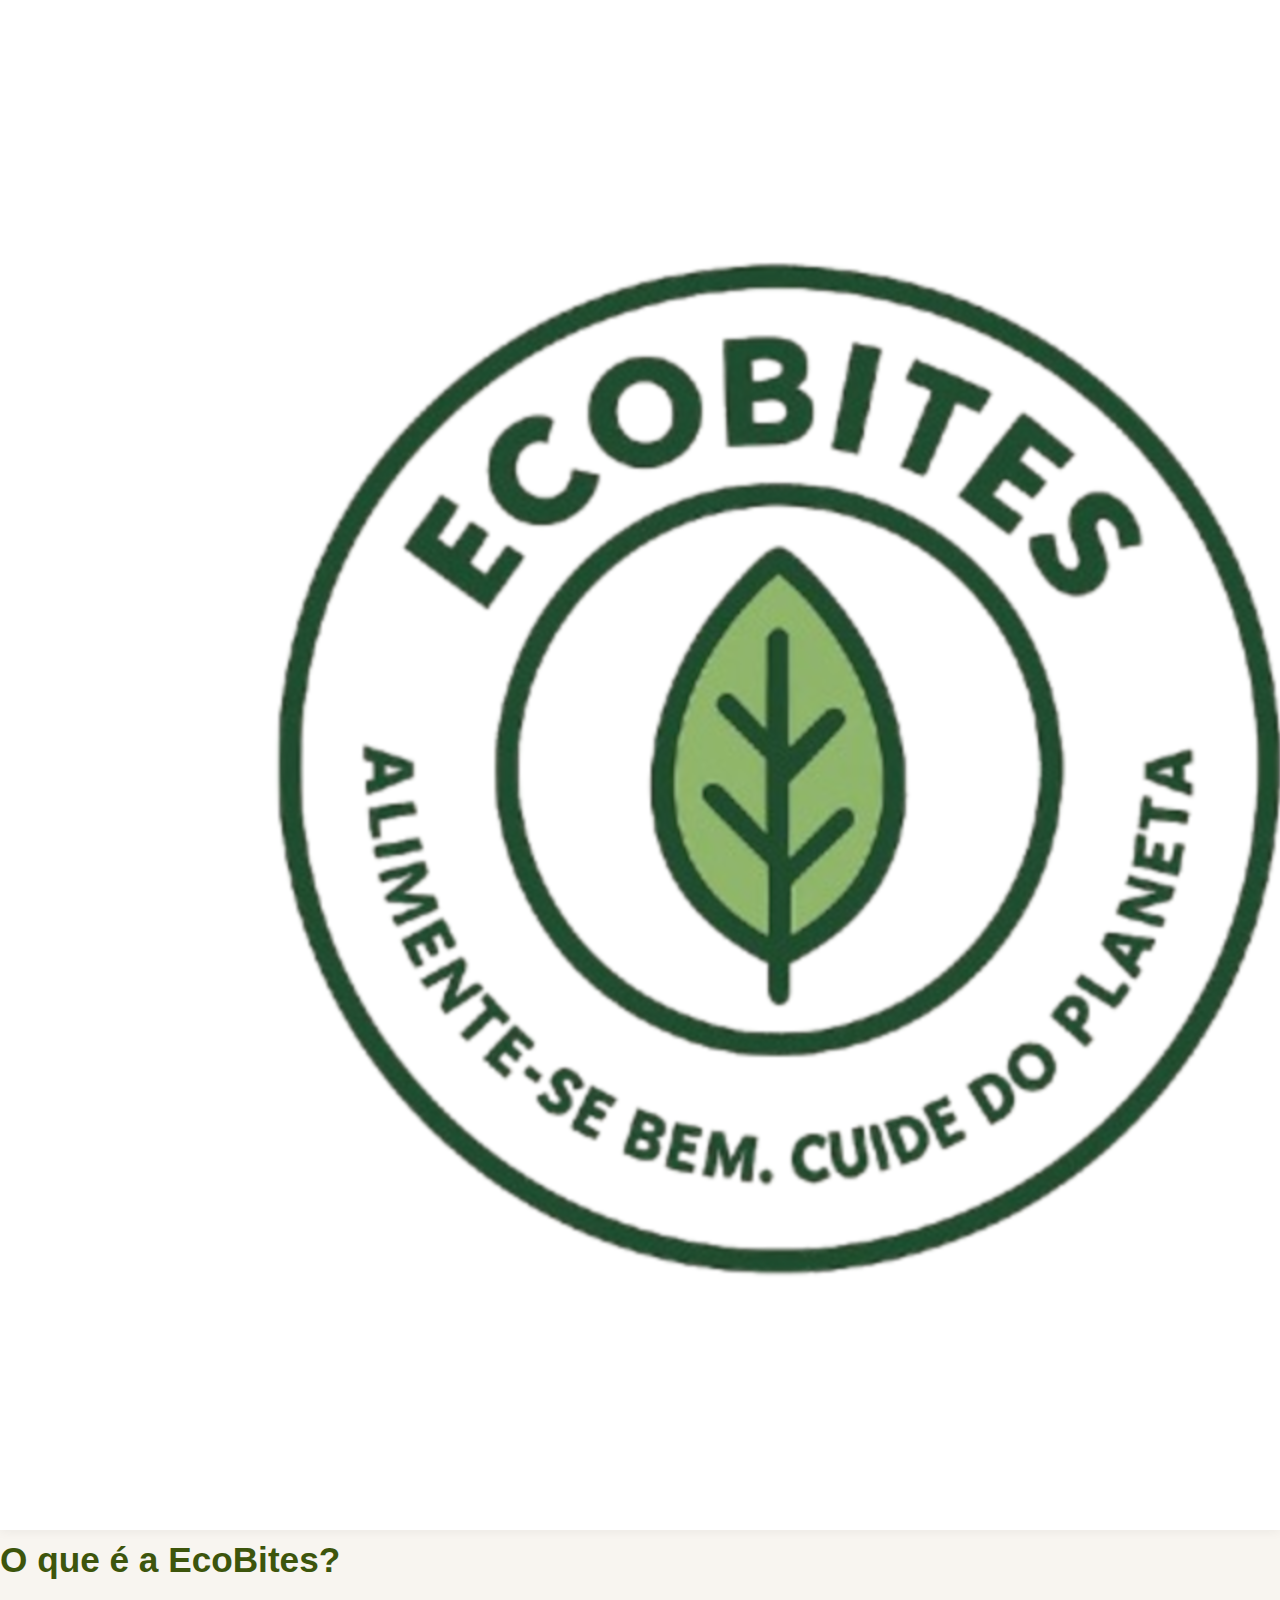
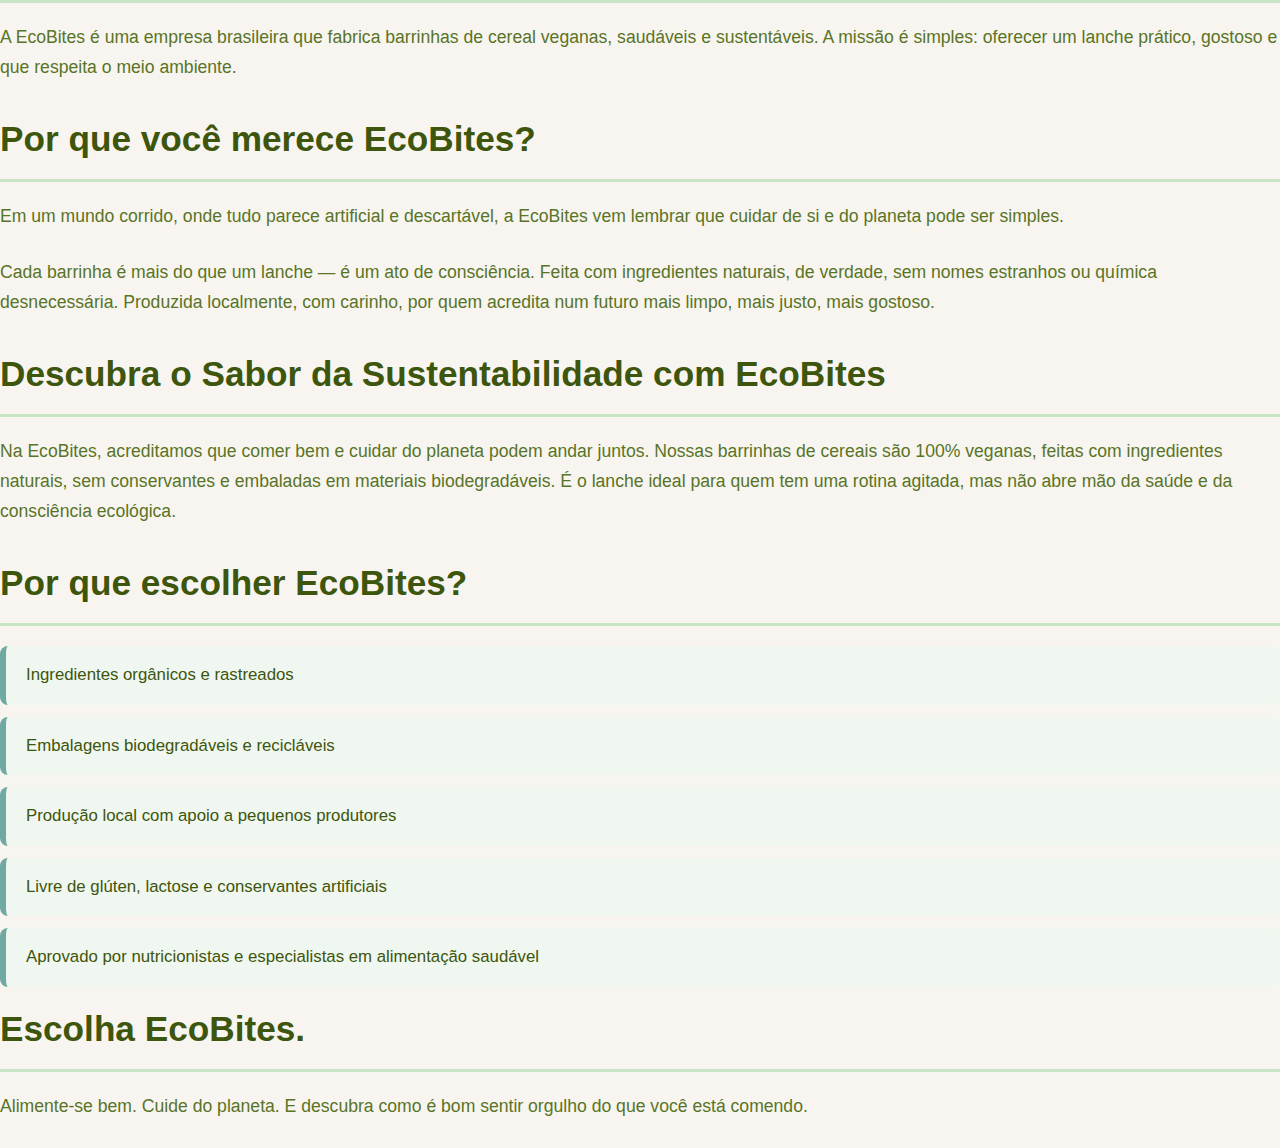
<file: index.html>
<!DOCTYPE html>
<html lang="pt-br">
<head>
    <meta charset="UTF-8">
    <meta name="viewport" content="width=device-width, initial-scale=1.0">
    <title>Ecobites</title>
</head>
<body>
    <header>
<!--rgb(255, 249, 230)
hsl(46,100%,95%)
#fff9e6-->
<img src="imagens/img_logo.png">

<a href="/loja.html">loja</a>
<a href="/sobre_nos.html">Sobre</a>
<a href="/materiais.html">Materiais</a>
<a href="/login.html">Login</a>

<link rel="stylesheet" href="style.css">
    </header>

    <h2>O que é a EcoBites?</h2>
<p>A EcoBites é uma empresa brasileira que fabrica barrinhas de cereal veganas, saudáveis e sustentáveis. A missão é simples: oferecer um lanche prático, gostoso e que respeita o meio ambiente.</p>

<h2>Por que você merece EcoBites?</h2>

<p>Em um mundo corrido, onde tudo parece artificial e descartável, a EcoBites vem lembrar que cuidar de si e do planeta pode ser simples.</p>

<p>Cada barrinha é mais do que um lanche — é um ato de consciência.
Feita com ingredientes naturais, de verdade, sem nomes estranhos ou química desnecessária. Produzida localmente, com carinho, por quem acredita num futuro mais limpo, mais justo, mais gostoso.</p>

    <h2>Descubra o Sabor da Sustentabilidade com EcoBites</h2>

<p>Na EcoBites, acreditamos que comer bem e cuidar do planeta podem andar juntos. Nossas barrinhas de cereais são 100% veganas, feitas com ingredientes naturais, sem conservantes e embaladas em materiais biodegradáveis. É o lanche ideal para quem tem uma rotina agitada, mas não abre mão da saúde e da consciência ecológica.</p>

    <h2>Por que escolher EcoBites?</h2>

    <ul>
        <li>Ingredientes orgânicos e rastreados</li>
        <li>Embalagens biodegradáveis e recicláveis</li>
        <li>Produção local com apoio a pequenos produtores</li>
        <li>Livre de glúten, lactose e conservantes artificiais</li>
        <li>Aprovado por nutricionistas e especialistas em alimentação saudável</li>
    </ul>

    <h2>Escolha EcoBites.</h2>

    <p>Alimente-se bem. Cuide do planeta.
E descubra como é bom sentir orgulho do que você está comendo.</p>

</body>
</html>
</file>
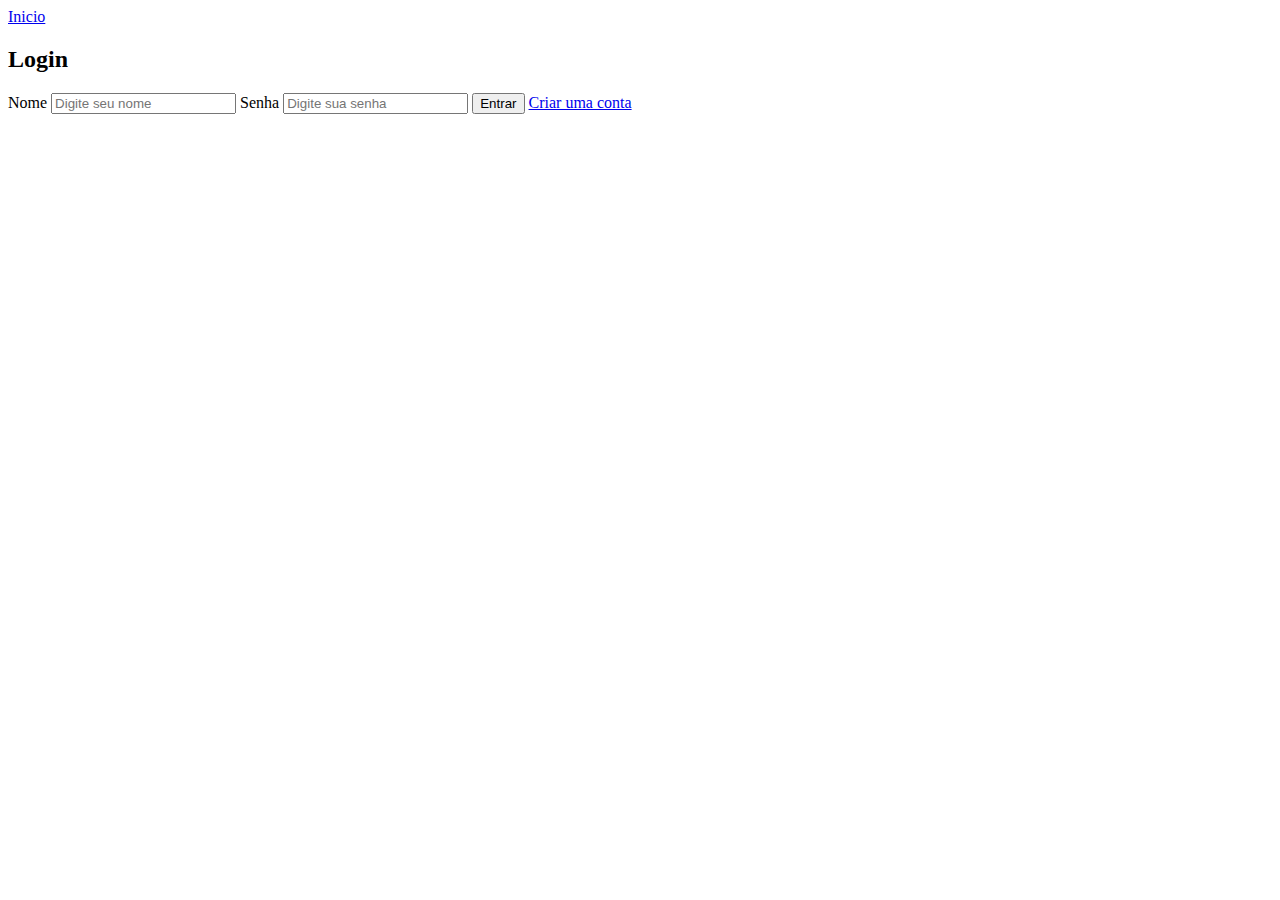
<file: login.html>
<!DOCTYPE html>
<html lang="pt-br">
<head>
    <meta charset="UTF-8">
    <meta name="viewport" content="width=device-width, initial-scale=1.0">
    <title>Ecobites</title>
</head>
<body>
    <header>
    <a href="/index.html">Inicio</a>
    </header>

    <form id="loginForm">
    <h2>Login</h2>
    <div id="login-error" class="error-message"></div>
    <label for="loginName">Nome</label>
    <input type="text" id="loginName" name="loginName" placeholder="Digite seu nome" required />
    <label for="loginPassword">Senha</label>
    <input type="password" id="loginPassword" name="loginPassword" placeholder="Digite sua senha" required />
    <button type="submit">Entrar</button>
    <a href="cadastro.html">Criar uma conta</a>
    </form>


</body>
</html>
</file>
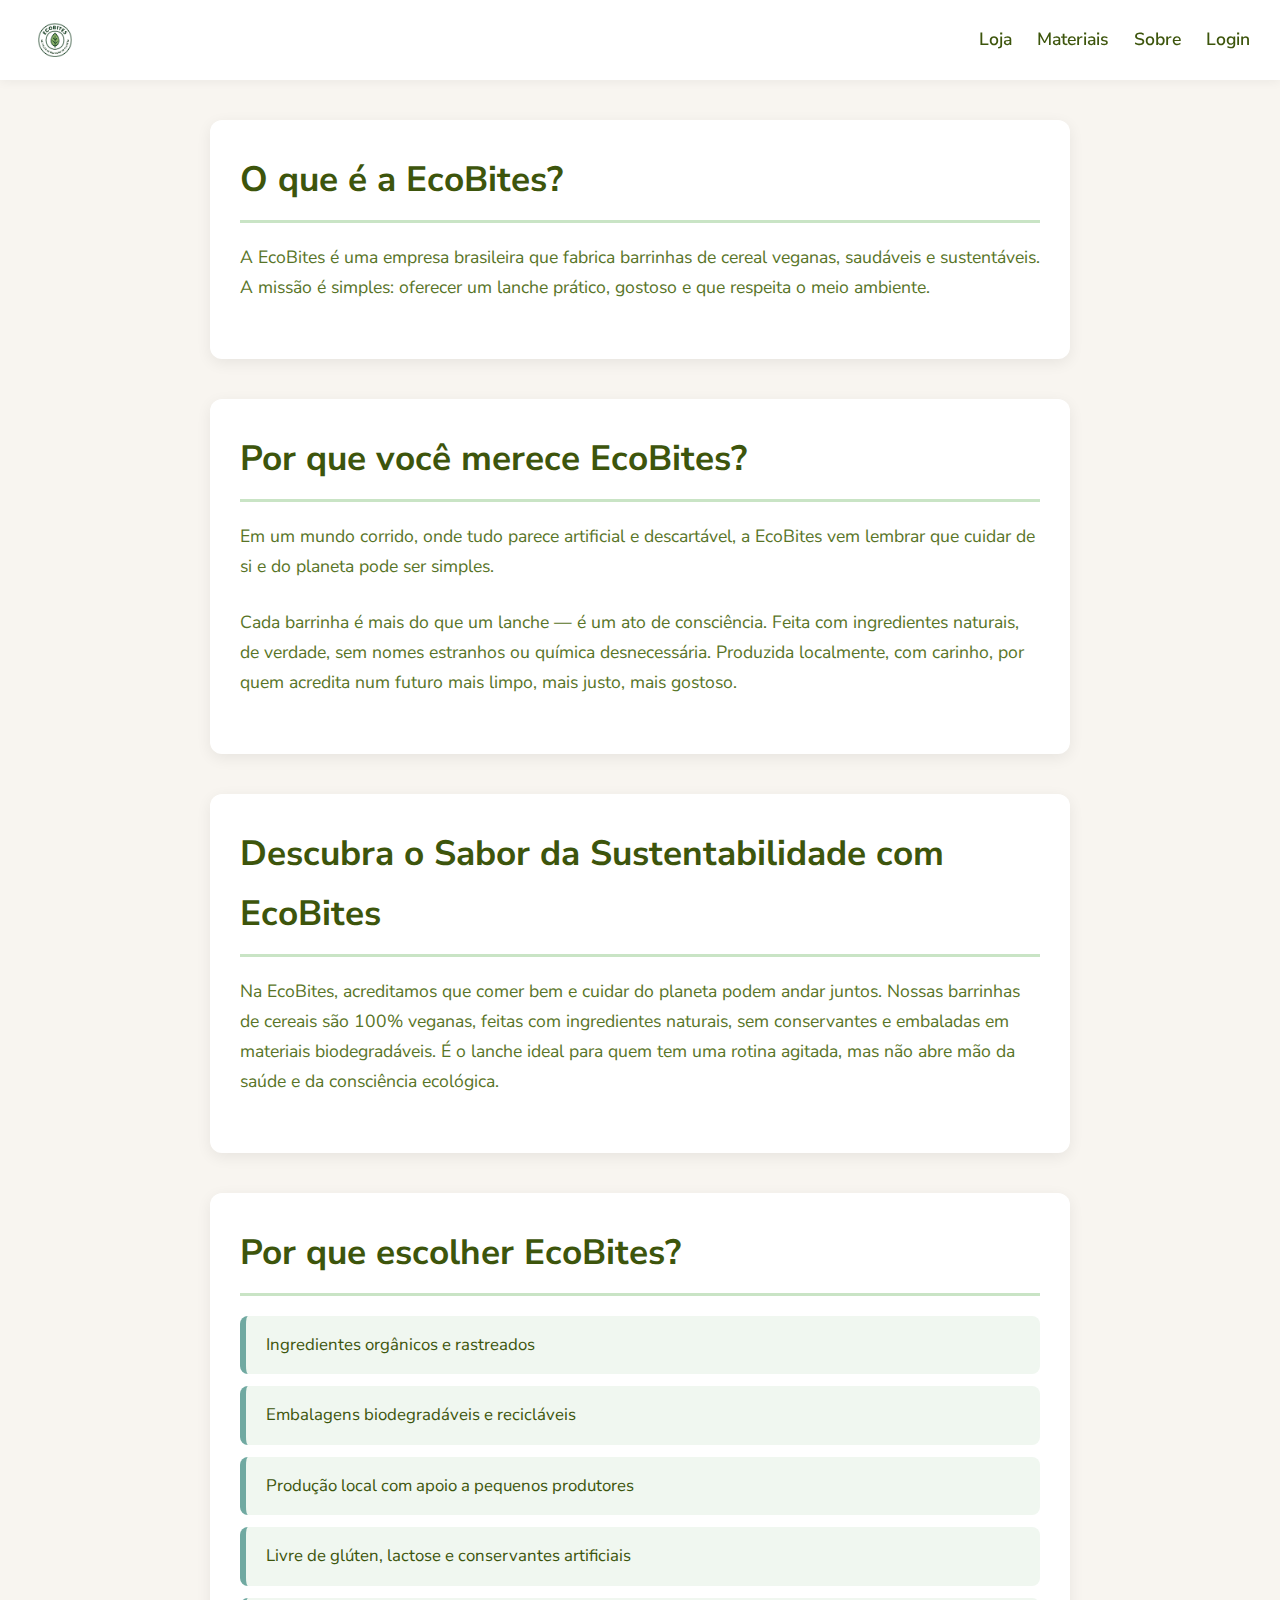
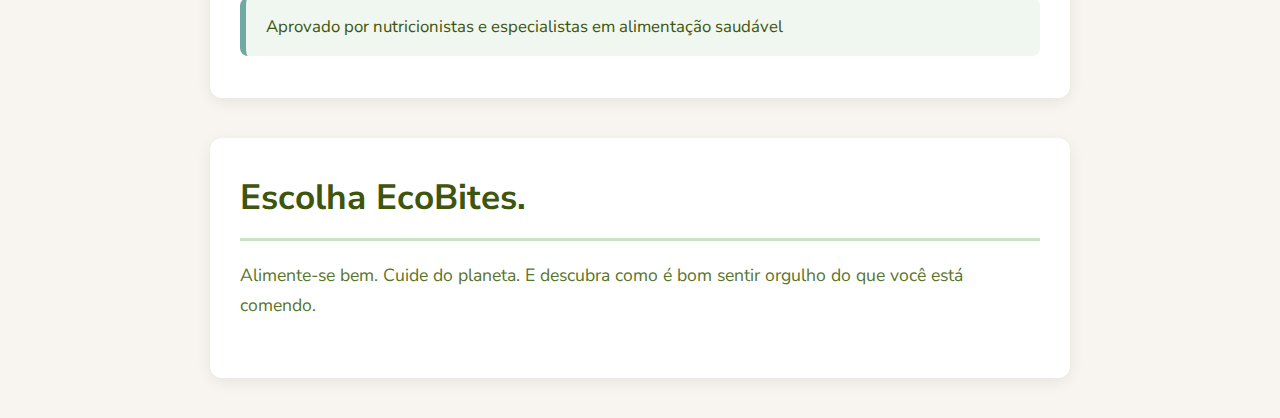
<file: main.html>
<!DOCTYPE html>
<html lang="pt-br">
<head>
    <meta charset="UTF-8">
    <meta name="viewport" content="width=device-width, initial-scale=1.0">
    <link rel="stylesheet" href="style.css">
    <!-- Adicionando a fonte Nunito Sans do Google Fonts, conforme usado no CSS -->
    <link href="https://fonts.googleapis.com/css2?family=Nunito+Sans:wght@400;600;700&display=swap" rel="stylesheet">
    <title>Ecobites</title>
</head>
<body>
  <header>
    <img class="logo" src="img_logo.png" alt="Logo EcoBites">
    <nav>
        <a href="/loja.html">Loja</a>
        <a href="/materiais.html">Materiais</a>
        <a href="/sobre_nos.html">Sobre</a>
        <a href="/login.html">Login</a>
    </nav>
  </header>

  <main class="container">
    <section id="o-que-e">
        <h2>O que é a EcoBites?</h2>
        <p>A EcoBites é uma empresa brasileira que fabrica barrinhas de cereal veganas, saudáveis e sustentáveis. A missão é simples: oferecer um lanche prático, gostoso e que respeita o meio ambiente.</p>
    </section>

    <section id="porque-merece">
        <h2>Por que você merece EcoBites?</h2>
        <p>Em um mundo corrido, onde tudo parece artificial e descartável, a EcoBites vem lembrar que cuidar de si e do planeta pode ser simples.</p>
        <p>Cada barrinha é mais do que um lanche — é um ato de consciência. Feita com ingredientes naturais, de verdade, sem nomes estranhos ou química desnecessária. Produzida localmente, com carinho, por quem acredita num futuro mais limpo, mais justo, mais gostoso.</p>
    </section>

    <section id="sabor-sustentabilidade">
        <h2>Descubra o Sabor da Sustentabilidade com EcoBites</h2>
        <p>Na EcoBites, acreditamos que comer bem e cuidar do planeta podem andar juntos. Nossas barrinhas de cereais são 100% veganas, feitas com ingredientes naturais, sem conservantes e embaladas em materiais biodegradáveis. É o lanche ideal para quem tem uma rotina agitada, mas não abre mão da saúde e da consciência ecológica.</p>
    </section>

    <section id="porque-escolher">
        <h2>Por que escolher EcoBites?</h2>
        <ul>
            <li>Ingredientes orgânicos e rastreados</li>
            <li>Embalagens biodegradáveis e recicláveis</li>
            <li>Produção local com apoio a pequenos produtores</li>
            <li>Livre de glúten, lactose e conservantes artificiais</li>
            <li>Aprovado por nutricionistas e especialistas em alimentação saudável</li>
        </ul>
    </section>

    <section id="escolha-ecobites">
        <h2>Escolha EcoBites.</h2>
        <p>Alimente-se bem. Cuide do planeta. E descubra como é bom sentir orgulho do que você está comendo.</p>
    </section>
  </main>

</body>
</html>
</file>
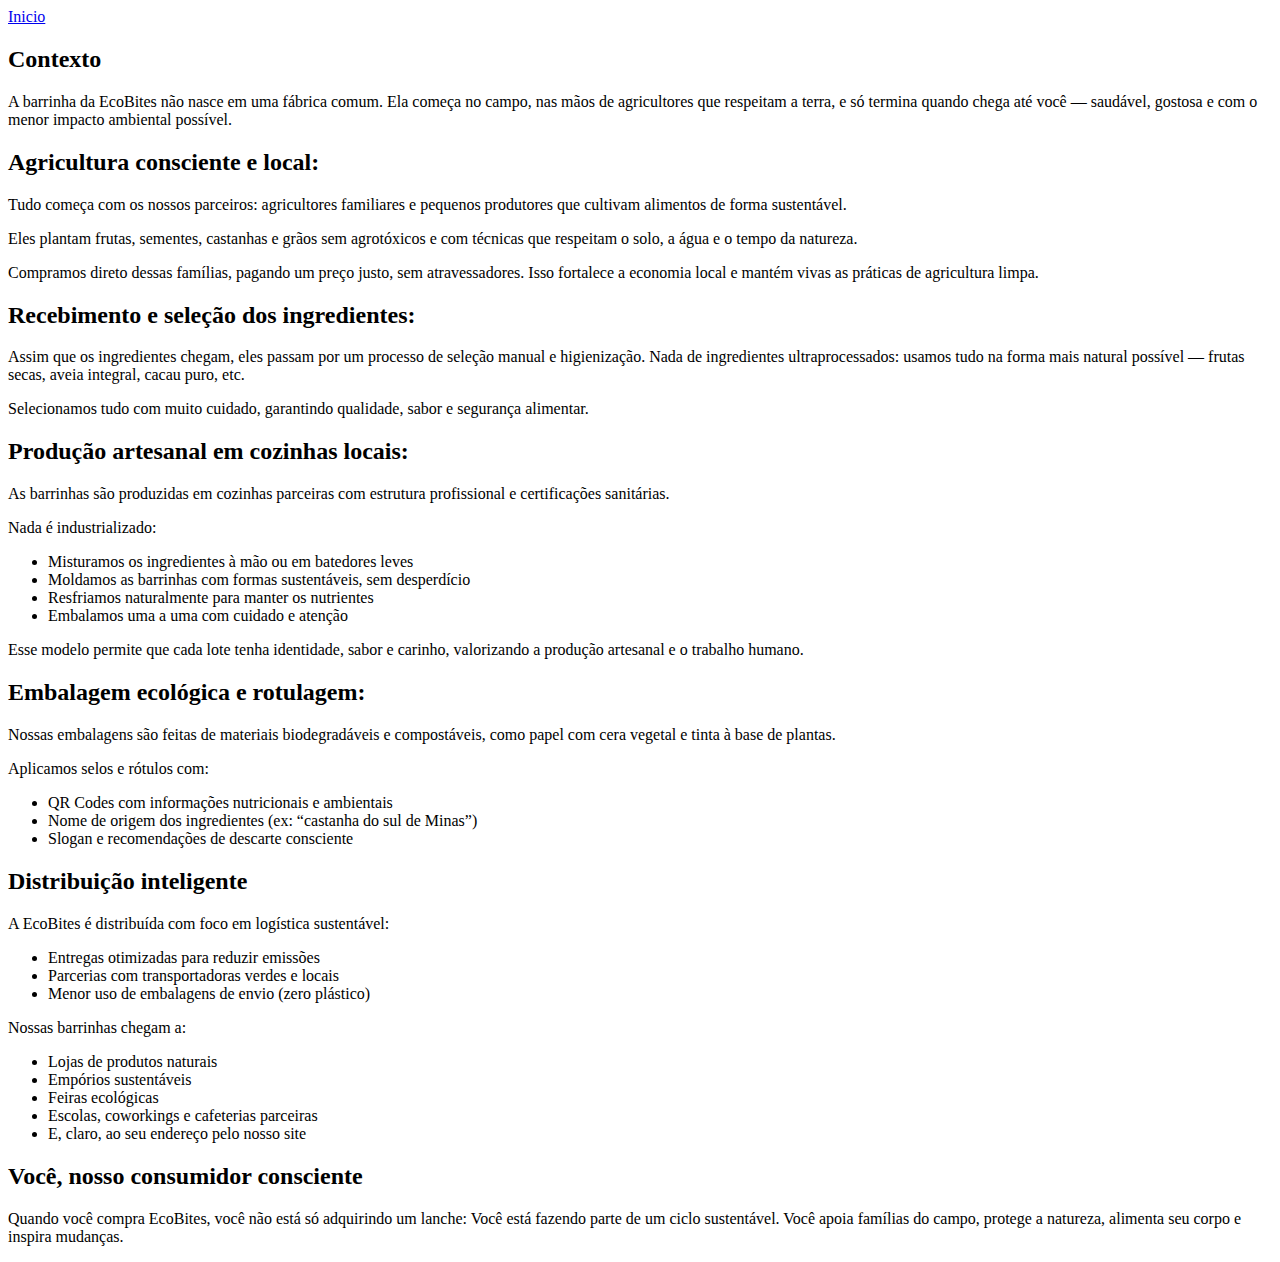
<file: Materiais.html>
<!DOCTYPE html>
<html lang="pt-br">
<head>
    <meta charset="UTF-8">
    <meta name="viewport" content="width=device-width, initial-scale=1.0">
    <title>Ecobites</title>
</head>
<body>
    <header>
    <a href="/main.html">Inicio</a>
    </header>

    <h2>Contexto</h2>

    <p>A barrinha da EcoBites não nasce em uma fábrica comum. Ela começa no campo, nas mãos de agricultores que respeitam a terra, e só termina quando chega até você — saudável, gostosa e com o menor impacto ambiental possível.</p>

    <h2>Agricultura consciente e local:</h2>

    <p>Tudo começa com os nossos parceiros: agricultores familiares e pequenos produtores que cultivam alimentos de forma sustentável.</p>

    <p>Eles plantam frutas, sementes, castanhas e grãos sem agrotóxicos e com técnicas que respeitam o solo, a água e o tempo da natureza.</p>

    <p>Compramos direto dessas famílias, pagando um preço justo, sem atravessadores. Isso fortalece a economia local e mantém vivas as práticas de agricultura limpa.</p>

    <h2>Recebimento e seleção dos ingredientes:</h2>

    <p>Assim que os ingredientes chegam, eles passam por um processo de seleção manual e higienização. Nada de ingredientes ultraprocessados: usamos tudo na forma mais natural possível — frutas secas, aveia integral, cacau puro, etc.</p>

    <p>Selecionamos tudo com muito cuidado, garantindo qualidade, sabor e segurança alimentar.</p>

    <h2>Produção artesanal em cozinhas locais:</h2>

    <p>As barrinhas são produzidas em cozinhas parceiras com estrutura profissional e certificações sanitárias.</p>

    <p>Nada é industrializado:</p>

    <ul>
        <li>Misturamos os ingredientes à mão ou em batedores leves</li>
        <li>Moldamos as barrinhas com formas sustentáveis, sem desperdício</li>
        <li>Resfriamos naturalmente para manter os nutrientes</li>
        <li>Embalamos uma a uma com cuidado e atenção</li>
    </ul>

    <p>Esse modelo permite que cada lote tenha identidade, sabor e carinho, valorizando a produção artesanal e o trabalho humano.</p>

    <h2>Embalagem ecológica e rotulagem:</h2>

    <p>Nossas embalagens são feitas de materiais biodegradáveis e compostáveis, como papel com cera vegetal e tinta à base de plantas.</p>

    <p>Aplicamos selos e rótulos com:</p>

    <ul>
        <li>QR Codes com informações nutricionais e ambientais</li>
        <li>Nome de origem dos ingredientes (ex: “castanha do sul de Minas”)</li>
        <li>Slogan e recomendações de descarte consciente</li>
    </ul>

    <h2>Distribuição inteligente</h2>

    <p>A EcoBites é distribuída com foco em logística sustentável:</p>

    <ul>
        <li>Entregas otimizadas para reduzir emissões</li>
        <li>Parcerias com transportadoras verdes e locais</li>
        <li>Menor uso de embalagens de envio (zero plástico)</li>
</ul>

    <p>Nossas barrinhas chegam a:</p>

    <ul>
        <li>Lojas de produtos naturais</li>
        <li>Empórios sustentáveis</li>
        <li>Feiras ecológicas</li>
        <li>Escolas, coworkings e cafeterias parceiras</li>
        <li>E, claro, ao seu endereço pelo nosso site</li>
    </ul>



    <h2>Você, nosso consumidor consciente</h2>

    <p>Quando você compra EcoBites, você não está só adquirindo um lanche:
Você está fazendo parte de um ciclo sustentável.
Você apoia famílias do campo, protege a natureza, alimenta seu corpo e inspira mudanças.</p>
</body>
</html>
</file>
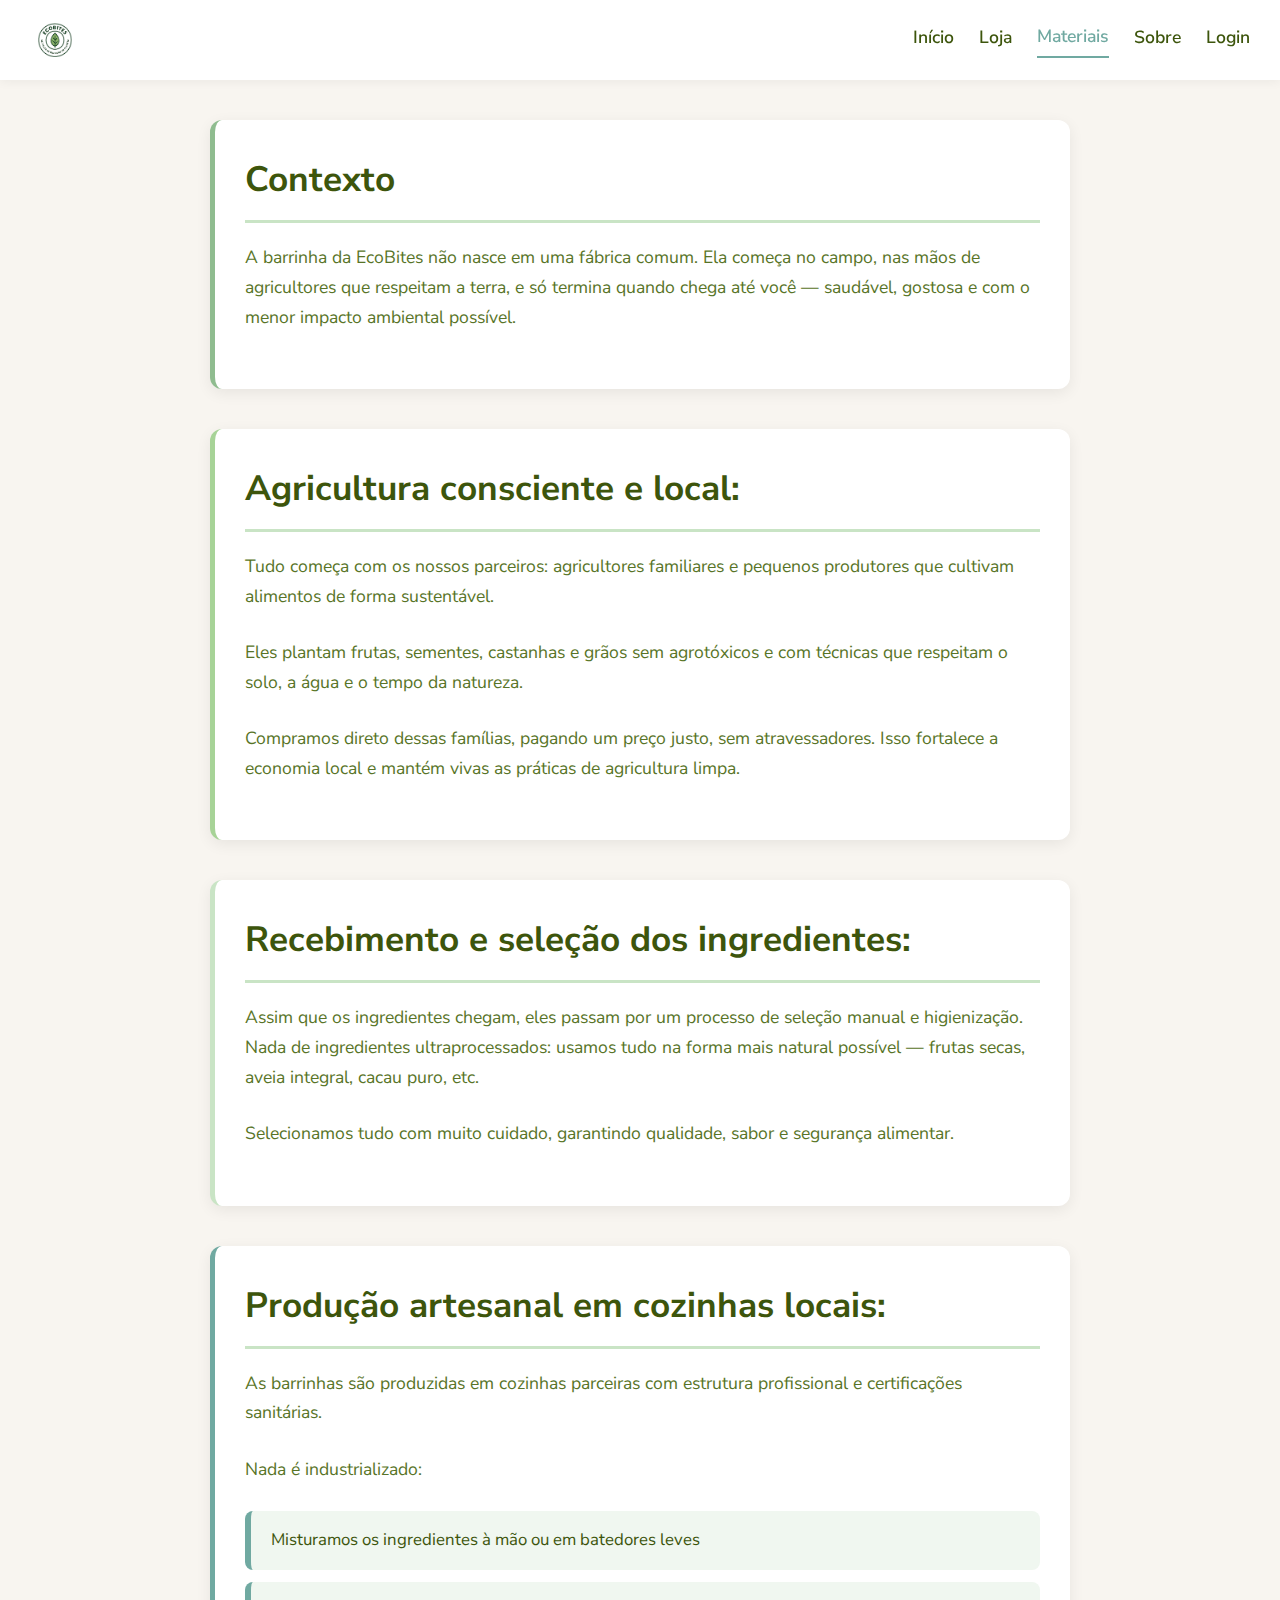
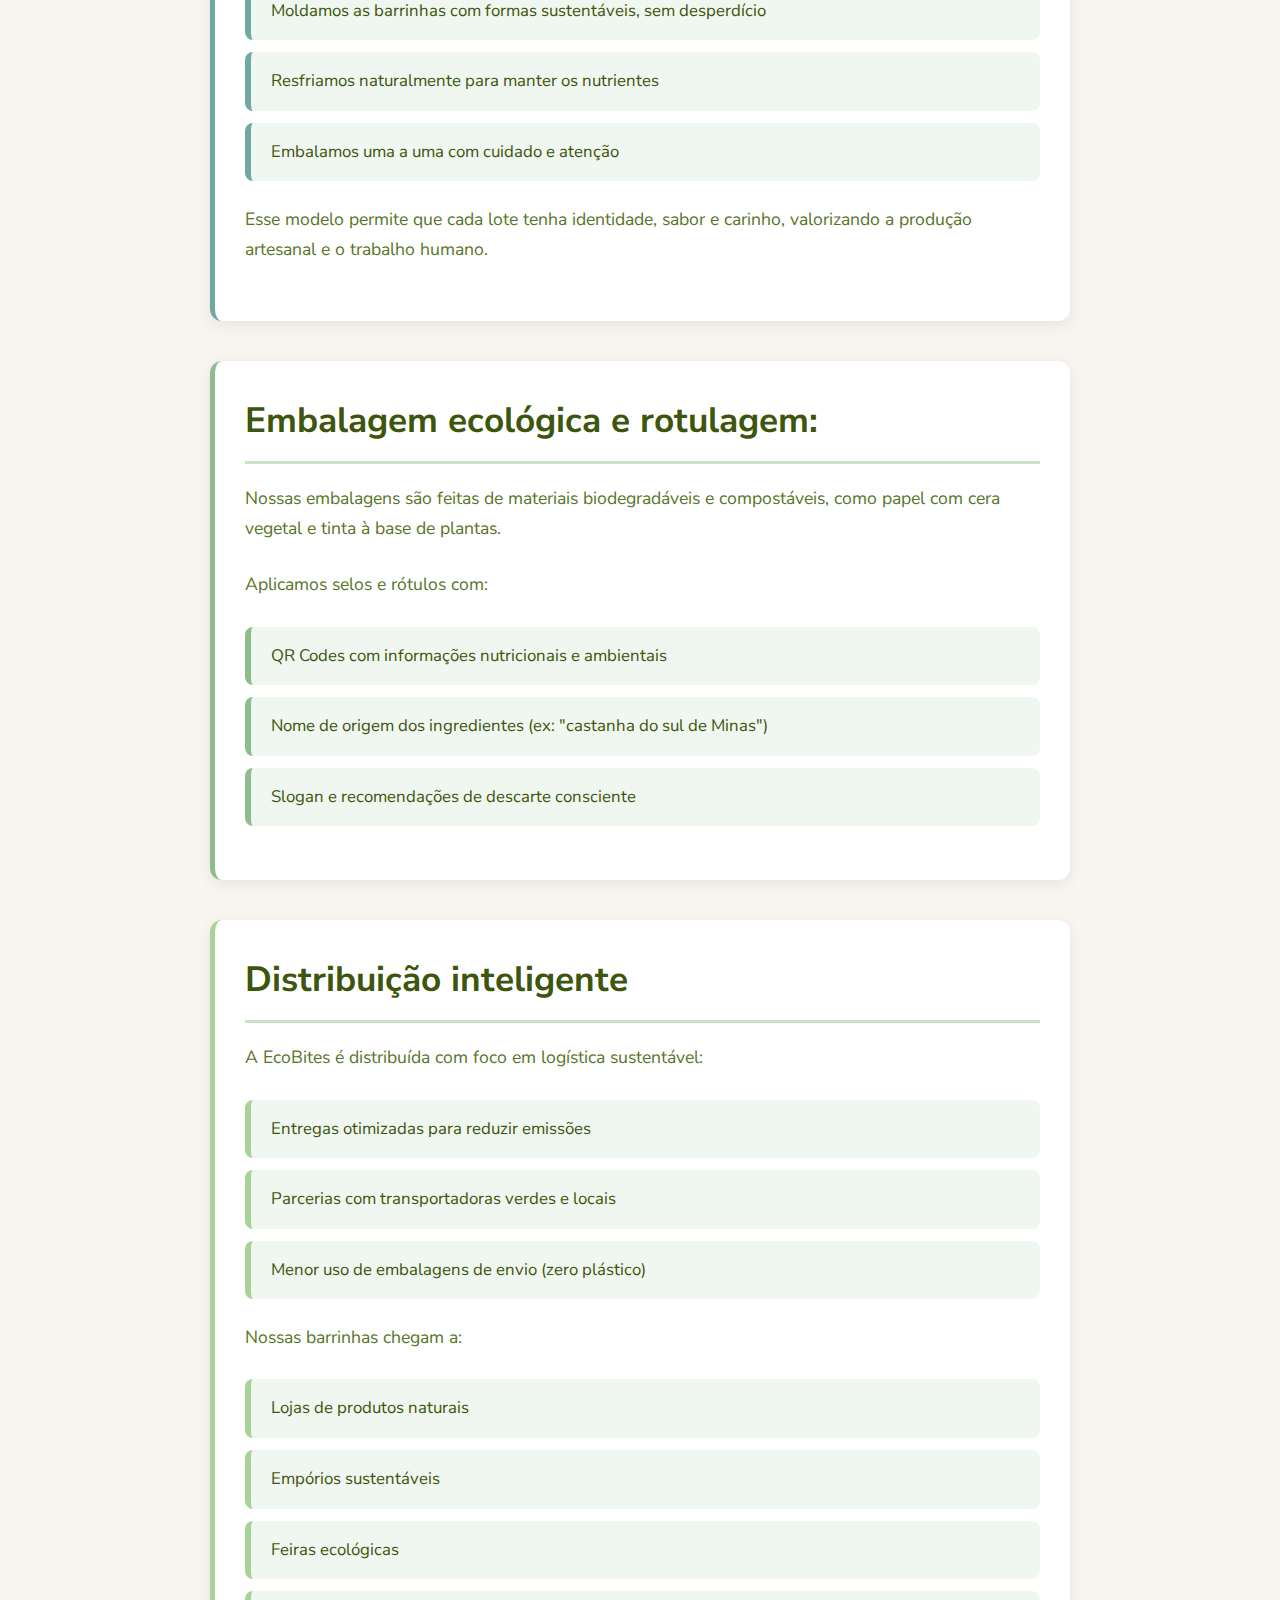
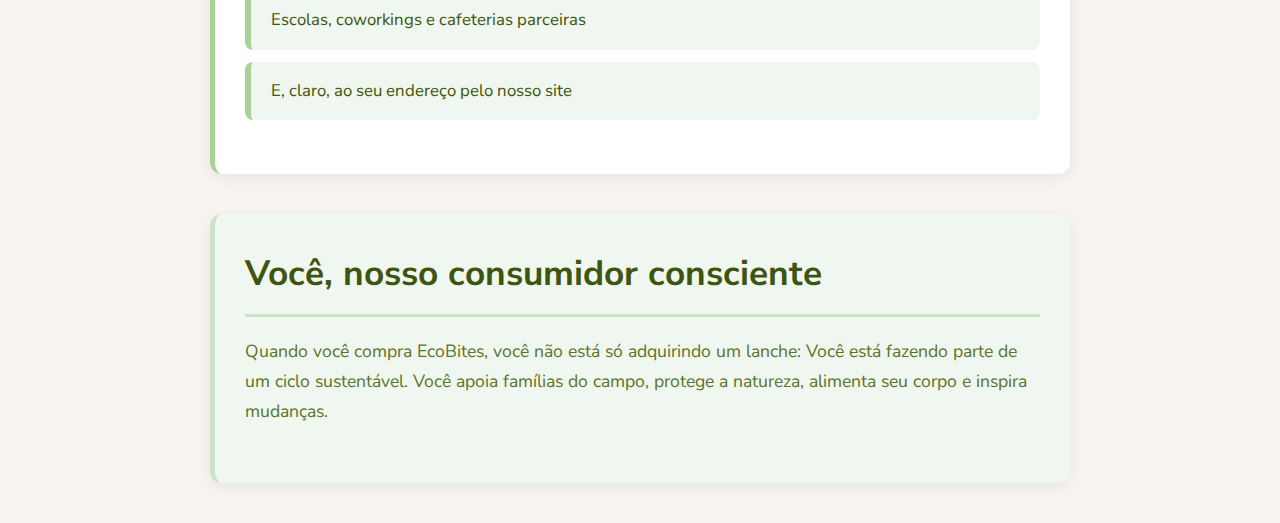
<file: materiais.html>
<!DOCTYPE html>
<html lang="pt-br">
<head>
    <meta charset="UTF-8">
    <meta name="viewport" content="width=device-width, initial-scale=1.0">
    <link rel="stylesheet" href="materiais.css">
    <!-- Adicionando a fonte Nunito Sans do Google Fonts, conforme usado no CSS -->
    <link href="https://fonts.googleapis.com/css2?family=Nunito+Sans:wght@400;600;700&display=swap" rel="stylesheet">
    <title>Materiais - Ecobites</title>
</head>
<body>
    <header>
        <img class="logo" src="img_logo.png" alt="Logo EcoBites">
        <nav>
            <a href="/index.html">Início</a>
            <a href="/loja.html">Loja</a>
            <a href="/materiais.html" class="active">Materiais</a>
            <a href="/sobre_nos.html">Sobre</a>
            <a href="/login.html">Login</a>
        </nav>
    </header>

    <main class="container">
        <section id="contexto">
            <h2>Contexto</h2>
            <p>A barrinha da EcoBites não nasce em uma fábrica comum. Ela começa no campo, nas mãos de agricultores que respeitam a terra, e só termina quando chega até você — saudável, gostosa e com o menor impacto ambiental possível.</p>
        </section>

        <section id="agricultura">
            <h2>Agricultura consciente e local:</h2>
            <p>Tudo começa com os nossos parceiros: agricultores familiares e pequenos produtores que cultivam alimentos de forma sustentável.</p>
            <p>Eles plantam frutas, sementes, castanhas e grãos sem agrotóxicos e com técnicas que respeitam o solo, a água e o tempo da natureza.</p>
            <p>Compramos direto dessas famílias, pagando um preço justo, sem atravessadores. Isso fortalece a economia local e mantém vivas as práticas de agricultura limpa.</p>
        </section>

        <section id="selecao">
            <h2>Recebimento e seleção dos ingredientes:</h2>
            <p>Assim que os ingredientes chegam, eles passam por um processo de seleção manual e higienização. Nada de ingredientes ultraprocessados: usamos tudo na forma mais natural possível — frutas secas, aveia integral, cacau puro, etc.</p>
            <p>Selecionamos tudo com muito cuidado, garantindo qualidade, sabor e segurança alimentar.</p>
        </section>

        <section id="producao">
            <h2>Produção artesanal em cozinhas locais:</h2>
            <p>As barrinhas são produzidas em cozinhas parceiras com estrutura profissional e certificações sanitárias.</p>
            <p>Nada é industrializado:</p>
            <ul>
                <li>Misturamos os ingredientes à mão ou em batedores leves</li>
                <li>Moldamos as barrinhas com formas sustentáveis, sem desperdício</li>
                <li>Resfriamos naturalmente para manter os nutrientes</li>
                <li>Embalamos uma a uma com cuidado e atenção</li>
            </ul>
            <p>Esse modelo permite que cada lote tenha identidade, sabor e carinho, valorizando a produção artesanal e o trabalho humano.</p>
        </section>

        <section id="embalagem">
            <h2>Embalagem ecológica e rotulagem:</h2>
            <p>Nossas embalagens são feitas de materiais biodegradáveis e compostáveis, como papel com cera vegetal e tinta à base de plantas.</p>
            <p>Aplicamos selos e rótulos com:</p>
            <ul>
                <li>QR Codes com informações nutricionais e ambientais</li>
                <li>Nome de origem dos ingredientes (ex: "castanha do sul de Minas")</li>
                <li>Slogan e recomendações de descarte consciente</li>
            </ul>
        </section>

        <section id="distribuicao">
            <h2>Distribuição inteligente</h2>
            <p>A EcoBites é distribuída com foco em logística sustentável:</p>
            <ul>
                <li>Entregas otimizadas para reduzir emissões</li>
                <li>Parcerias com transportadoras verdes e locais</li>
                <li>Menor uso de embalagens de envio (zero plástico)</li>
            </ul>
            <p>Nossas barrinhas chegam a:</p>
            <ul>
                <li>Lojas de produtos naturais</li>
                <li>Empórios sustentáveis</li>
                <li>Feiras ecológicas</li>
                <li>Escolas, coworkings e cafeterias parceiras</li>
                <li>E, claro, ao seu endereço pelo nosso site</li>
            </ul>
        </section>

        <section id="consumidor">
            <h2>Você, nosso consumidor consciente</h2>
            <p>Quando você compra EcoBites, você não está só adquirindo um lanche:
            Você está fazendo parte de um ciclo sustentável.
            Você apoia famílias do campo, protege a natureza, alimenta seu corpo e inspira mudanças.</p>
        </section>
    </main>
</body>
</html>
</file>
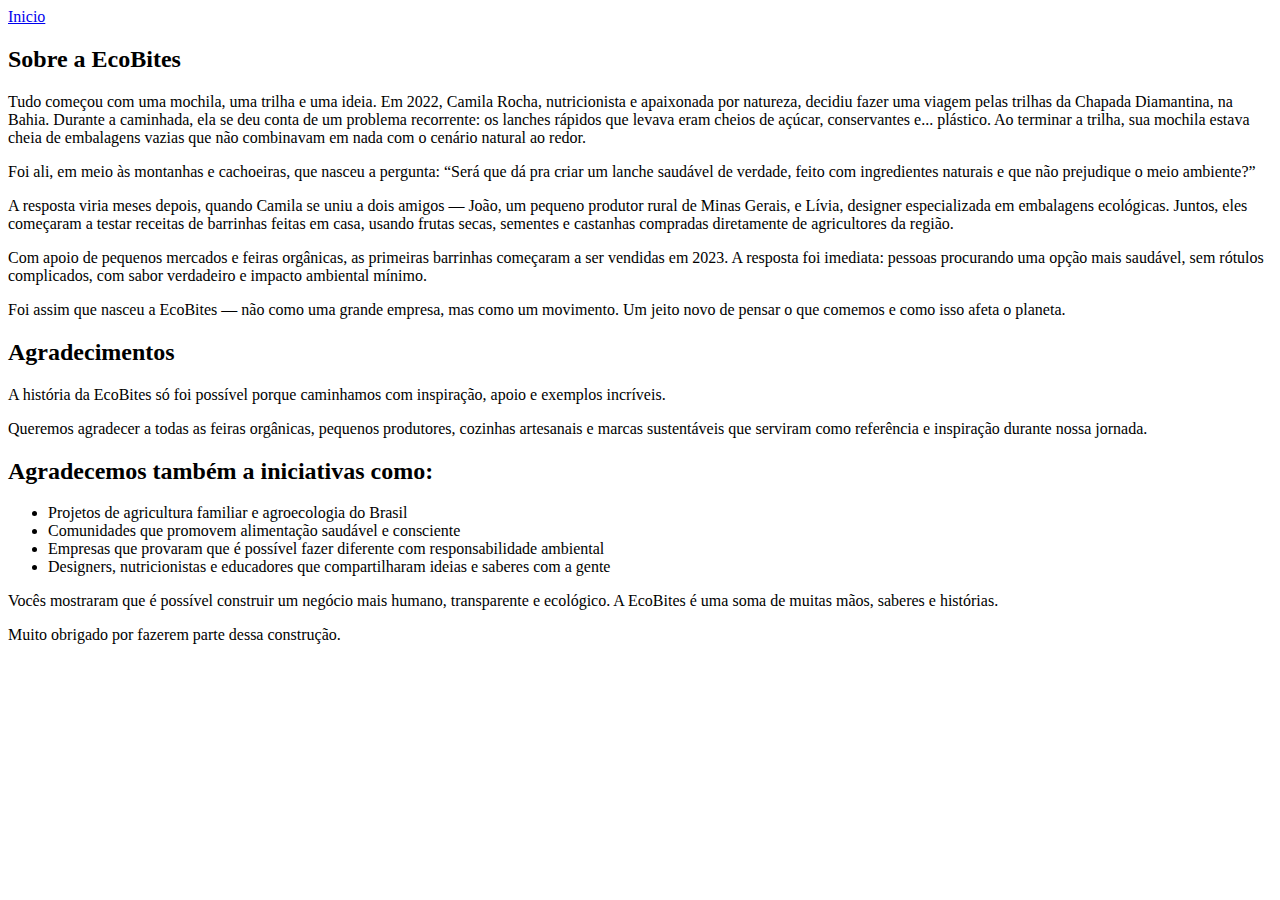
<file: Sobre.html>
<!DOCTYPE html>
<html lang="pt-br">
<head>
    <meta charset="UTF-8">
    <meta name="viewport" content="width=device-width, initial-scale=1.0">
    <title>Ecobites</title>
</head>
<body>
    <header>

        <a href="/main.html">Inicio</a>

    </header>

    <h2>Sobre a EcoBites</h2>

<p>Tudo começou com uma mochila, uma trilha e uma ideia.

Em 2022, Camila Rocha, nutricionista e apaixonada por natureza, decidiu fazer uma viagem pelas trilhas da Chapada Diamantina, na Bahia. Durante a caminhada, ela se deu conta de um problema recorrente: os lanches rápidos que levava eram cheios de açúcar, conservantes e... plástico. Ao terminar a trilha, sua mochila estava cheia de embalagens vazias que não combinavam em nada com o cenário natural ao redor.</p>

<p>Foi ali, em meio às montanhas e cachoeiras, que nasceu a pergunta:
“Será que dá pra criar um lanche saudável de verdade, feito com ingredientes naturais e que não prejudique o meio ambiente?”</p>

<p>A resposta viria meses depois, quando Camila se uniu a dois amigos — João, um pequeno produtor rural de Minas Gerais, e Lívia, designer especializada em embalagens ecológicas. Juntos, eles começaram a testar receitas de barrinhas feitas em casa, usando frutas secas, sementes e castanhas compradas diretamente de agricultores da região.</p>

<p>Com apoio de pequenos mercados e feiras orgânicas, as primeiras barrinhas começaram a ser vendidas em 2023. A resposta foi imediata: pessoas procurando uma opção mais saudável, sem rótulos complicados, com sabor verdadeiro e impacto ambiental mínimo.</p>

<p>Foi assim que nasceu a EcoBites — não como uma grande empresa, mas como um movimento. Um jeito novo de pensar o que comemos e como isso afeta o planeta.</p>

<h2>Agradecimentos</h2>

<p>A história da EcoBites só foi possível porque caminhamos com inspiração, apoio e exemplos incríveis.</p>

<p>Queremos agradecer a todas as feiras orgânicas, pequenos produtores, cozinhas artesanais e marcas sustentáveis que serviram como referência e inspiração durante nossa jornada.</p>

<h2>Agradecemos também a iniciativas como:</h2>

<ul>
<li>Projetos de agricultura familiar e agroecologia do Brasil</li>
<li>Comunidades que promovem alimentação saudável e consciente</li>
<li>Empresas que provaram que é possível fazer diferente com responsabilidade ambiental</li>
<li>Designers, nutricionistas e educadores que compartilharam ideias e saberes com a gente</li>
</ul>

<p>Vocês mostraram que é possível construir um negócio mais humano, transparente e ecológico. A EcoBites é uma soma de muitas mãos, saberes e histórias.</p>

<p>Muito obrigado por fazerem parte dessa construção. </p>


</body>
</html>
</file>
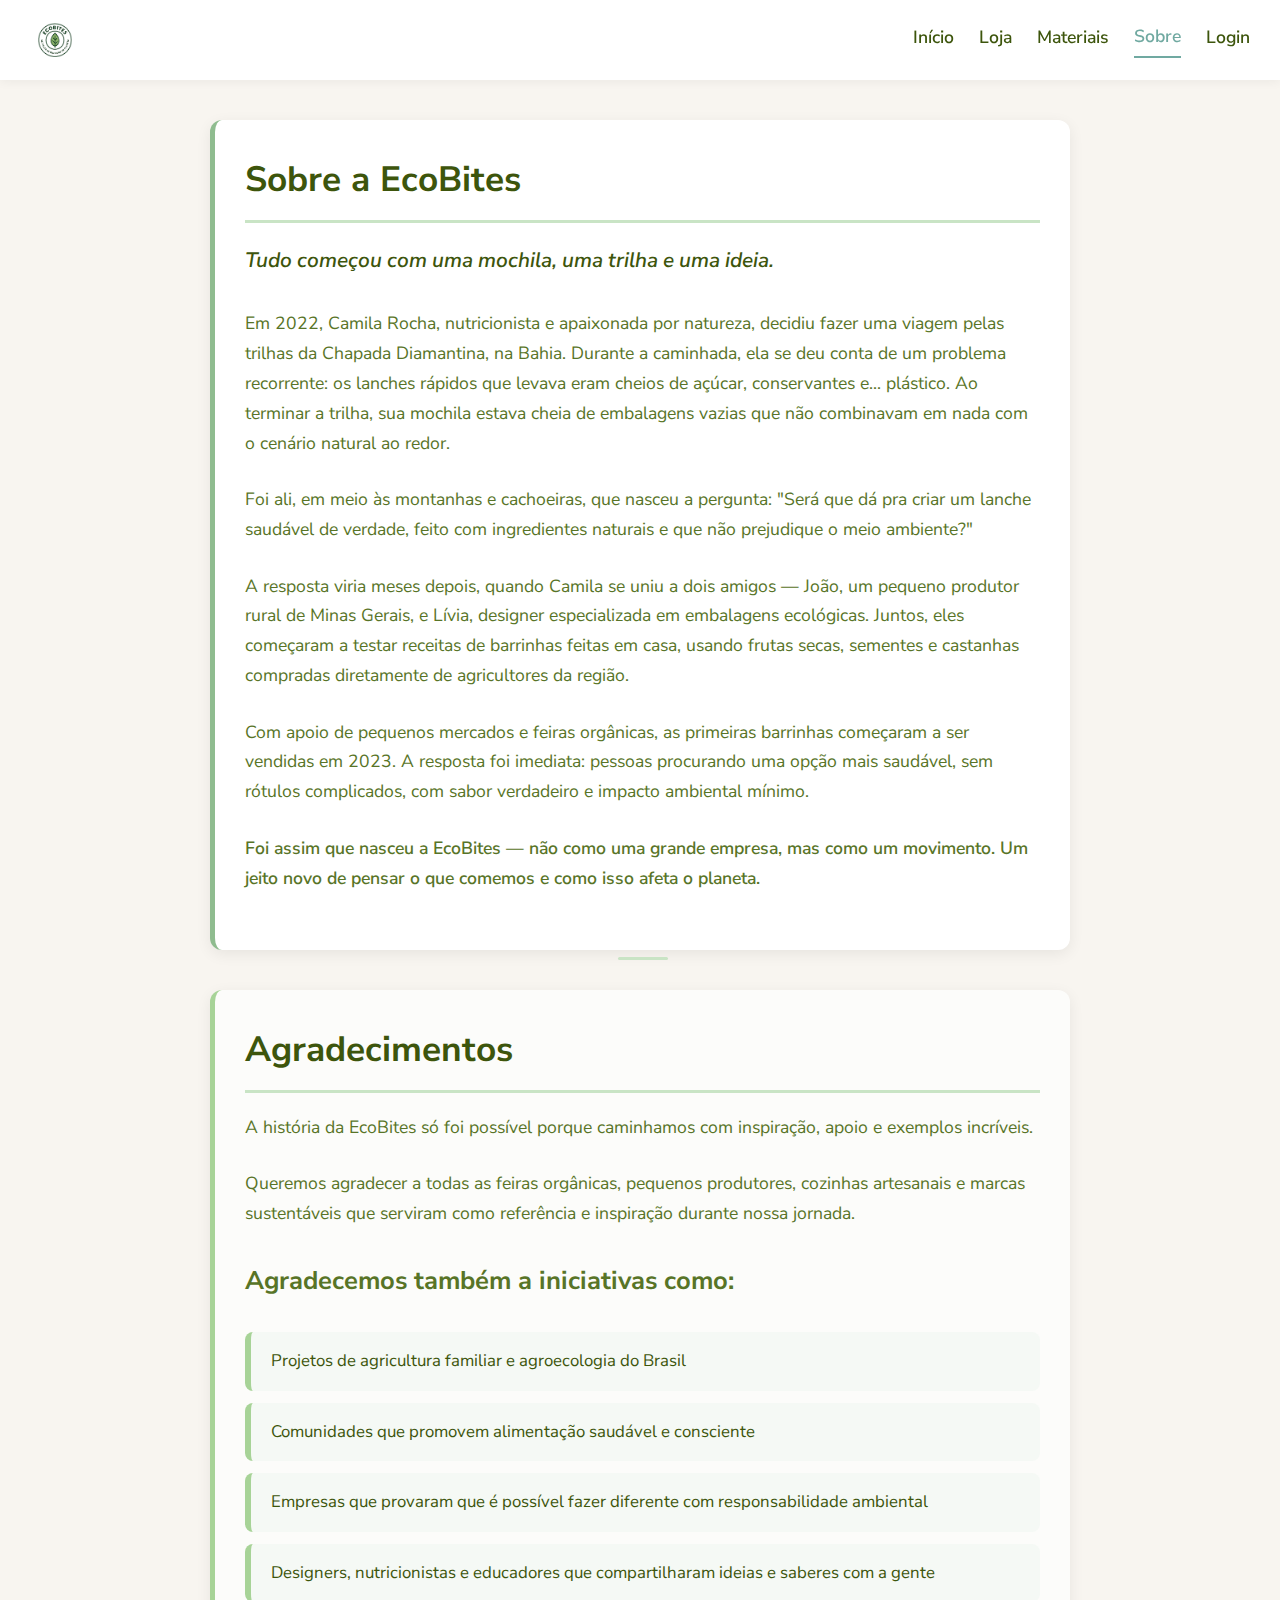
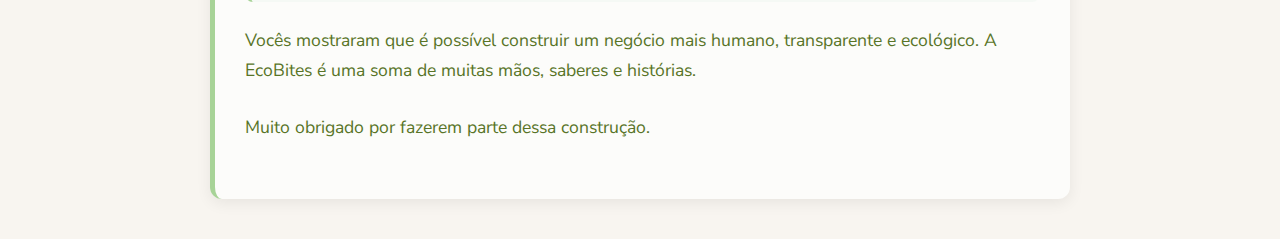
<file: sobre_nos.html>
<!DOCTYPE html>
<html lang="pt-br">
<head>
    <meta charset="UTF-8">
    <meta name="viewport" content="width=device-width, initial-scale=1.0">
    <link rel="stylesheet" href="sobre_nos.css">
    <!-- Adicionando a fonte Nunito Sans do Google Fonts, conforme usado no CSS -->
    <link href="https://fonts.googleapis.com/css2?family=Nunito+Sans:wght@400;600;700&display=swap" rel="stylesheet">
    <title>Sobre Nós - Ecobites</title>
</head>
<body>
    <header>
        <img class="logo" src="img_logo.png" alt="Logo EcoBites">
        <nav>
            <a href="/index.html">Início</a>
            <a href="/loja.html">Loja</a>
            <a href="/materiais.html">Materiais</a>
            <a href="/sobre_nos.html" class="active">Sobre</a>
            <a href="/login.html">Login</a>
        </nav>
    </header>

    <main class="container">
        <section id="sobre-ecobites">
            <h2>Sobre a EcoBites</h2>
            <p>Tudo começou com uma mochila, uma trilha e uma ideia.</p>
            <p>Em 2022, Camila Rocha, nutricionista e apaixonada por natureza, decidiu fazer uma viagem pelas trilhas da Chapada Diamantina, na Bahia. Durante a caminhada, ela se deu conta de um problema recorrente: os lanches rápidos que levava eram cheios de açúcar, conservantes e... plástico. Ao terminar a trilha, sua mochila estava cheia de embalagens vazias que não combinavam em nada com o cenário natural ao redor.</p>
            <p>Foi ali, em meio às montanhas e cachoeiras, que nasceu a pergunta: "Será que dá pra criar um lanche saudável de verdade, feito com ingredientes naturais e que não prejudique o meio ambiente?"</p>
            <p>A resposta viria meses depois, quando Camila se uniu a dois amigos — João, um pequeno produtor rural de Minas Gerais, e Lívia, designer especializada em embalagens ecológicas. Juntos, eles começaram a testar receitas de barrinhas feitas em casa, usando frutas secas, sementes e castanhas compradas diretamente de agricultores da região.</p>
            <p>Com apoio de pequenos mercados e feiras orgânicas, as primeiras barrinhas começaram a ser vendidas em 2023. A resposta foi imediata: pessoas procurando uma opção mais saudável, sem rótulos complicados, com sabor verdadeiro e impacto ambiental mínimo.</p>
            <p>Foi assim que nasceu a EcoBites — não como uma grande empresa, mas como um movimento. Um jeito novo de pensar o que comemos e como isso afeta o planeta.</p>
        </section>

        <section id="agradecimentos">
            <h2>Agradecimentos</h2>
            <p>A história da EcoBites só foi possível porque caminhamos com inspiração, apoio e exemplos incríveis.</p>
            <p>Queremos agradecer a todas as feiras orgânicas, pequenos produtores, cozinhas artesanais e marcas sustentáveis que serviram como referência e inspiração durante nossa jornada.</p>
            <h2>Agradecemos também a iniciativas como:</h2>
            <ul>
                <li>Projetos de agricultura familiar e agroecologia do Brasil</li>
                <li>Comunidades que promovem alimentação saudável e consciente</li>
                <li>Empresas que provaram que é possível fazer diferente com responsabilidade ambiental</li>
                <li>Designers, nutricionistas e educadores que compartilharam ideias e saberes com a gente</li>
            </ul>
            <p>Vocês mostraram que é possível construir um negócio mais humano, transparente e ecológico. A EcoBites é uma soma de muitas mãos, saberes e histórias.</p>
            <p>Muito obrigado por fazerem parte dessa construção.</p>
        </section>
    </main>
</body>
</html>
</file>
<file: style.css>
/* Global Reset & Base Styles */
* {
    margin: 0;
    padding: 0;
    box-sizing: border-box;
}

body {
    font-family: 'Nunito Sans', 'Arial', sans-serif;
    background-color: #F8F5F0;
    color: #3D550C;
    line-height: 1.7;
    font-size: 16px;
    -webkit-font-smoothing: antialiased;
    -moz-osx-font-smoothing: grayscale;
}

/* Header Styling */
header {
    background-color: #FFFFFF;
    padding: 15px 30px;
    display: flex;
    justify-content: space-between;
    align-items: center;
    box-shadow: 0 2px 10px rgba(0,0,0,0.05);
    position: sticky;
    top: 0;
    z-index: 1000;
}

header .logo {
    max-height: 50px;
    width: auto;
    display: block; /* Ensures predictable behavior */
}

header nav {
    display: flex; /* Aligns nav items in a row */
    align-items: center; /* Vertically aligns nav items with the logo */
}

header nav a {
    color: #3D550C;
    margin-left: 25px; /* Spacing between nav links */
    text-decoration: none;
    font-weight: 600;
    font-size: 1.1em;
    transition: color 0.3s ease;
}

header nav a:first-child {
    margin-left: 0; /* No left margin for the first link in the nav row */
}

header nav a:hover, header nav a.active {
    color: #70A9A1;
    text-decoration: none;
}

/* Main Content Area */
.container {
    max-width: 900px;
    margin: 40px auto;
    padding: 0 20px;
}

section {
    margin-bottom: 40px;
    padding: 30px;
    background-color: #FFFFFF;
    border-radius: 12px;
    box-shadow: 0 4px 15px rgba(0,0,0,0.07);
}

h2 {
    color: #3D550C;
    font-size: 2.2em;
    margin-bottom: 20px;
    font-weight: 700;
    border-bottom: 3px solid #C9E4C5;
    padding-bottom: 10px;
}

p {
    margin-bottom: 1.5em;
    font-size: 1.1em;
    color: #587427;
    text-align: left;
}

/* List Styling */
ul {
    list-style: none;
    padding-left: 0;
}

ul li {
    background-color: #F0F7F0;
    margin-bottom: 12px;
    padding: 15px 20px;
    border-left: 6px solid #70A9A1;
    border-radius: 8px;
    font-size: 1.05em;
    color: #3D550C;
    transition: transform 0.2s ease-out, box-shadow 0.2s ease-out;
}

ul li:hover {
    transform: translateX(5px);
    box-shadow: 0 2px 8px rgba(0,0,0,0.08);
}

/* Responsive Design */
@media (max-width: 768px) {
    header {
        flex-direction: column; /* Stack logo and nav */
        padding: 15px;
        align-items: center; /* Center items horizontally when stacked */
    }

    header .logo {
        margin-bottom: 15px;
        max-height: 60px;
    }

    header nav {
        margin-top: 0; /* Reset margin as logo has margin-bottom */
        width: 100%;
        display: flex;
        flex-direction: column; /* Stack nav links */
        align-items: center;   /* Center nav links */
    }

    header nav a {
        margin: 8px 0; /* Vertical spacing for stacked links */
        font-size: 1.1em; /* Maintain good tap size */
        padding: 5px 15px; /* Padding for better tap area */
        width: auto; /* Allow padding to define width */
        text-align: center;
    }
    header nav a:first-child {
        margin-left: 0; /* Ensure no horizontal margin when stacked */
        margin-top: 0; /* No top margin for the first stacked link */
    }

    .container {
        margin: 20px auto;
        padding: 0 15px;
    }

    section {
        padding: 20px;
    }

    h2 {
        font-size: 1.9em;
    }

    p {
        font-size: 1em;
    }

    ul li {
        padding: 12px 15px;
        font-size: 1em;
    }
}

@media (max-width: 480px) {
    body {
        font-size: 15px;
    }
    header {
        padding: 10px 15px;
    }
    header .logo {
        max-height: 40px;
        margin-bottom: 10px;
    }

    header nav a {
        font-size: 1em;
        margin: 6px 0;
        padding: 5px 10px;
    }

    h2 {
        font-size: 1.6em;
    }

    p {
        font-size: 0.95em;
    }

    ul li {
        font-size: 0.95em;
    }
}
</file>
<file: materiais.css>
/* Global Reset & Base Styles */
* {
    margin: 0;
    padding: 0;
    box-sizing: border-box;
}

body {
    font-family: 'Nunito Sans', 'Arial', sans-serif;
    background-color: #F8F5F0; /* Fundo suave, levemente bege */
    color: #3D550C; /* Verde escuro para texto principal */
    line-height: 1.7;
    font-size: 16px;
    -webkit-font-smoothing: antialiased;
    -moz-osx-font-smoothing: grayscale;
}

/* Header Styling */
header {
    background-color: #FFFFFF;
    padding: 15px 30px;
    display: flex;
    justify-content: space-between;
    align-items: center;
    box-shadow: 0 2px 10px rgba(0,0,0,0.05);
    position: sticky;
    top: 0;
    z-index: 1000;
}

header .logo {
    max-height: 50px;
    width: auto;
    display: block;
}

header nav {
    display: flex;
    align-items: center;
}

header nav a {
    color: #3D550C;
    margin-left: 25px;
    text-decoration: none;
    font-weight: 600;
    font-size: 1.1em;
    transition: color 0.3s ease, border-bottom 0.3s ease;
    padding-bottom: 5px;
}

header nav a:first-child {
    margin-left: 0;
}

header nav a:hover, header nav a.active {
    color: #70A9A1; /* Verde-azulado para hover */
    text-decoration: none;
    border-bottom: 2px solid #70A9A1;
}

/* Estilo específico para a página de materiais */
header nav a[href="/materiais.html"] {
    color: #70A9A1;
    border-bottom: 2px solid #70A9A1;
}

/* Main Content Area */
.container {
    max-width: 900px;
    margin: 40px auto;
    padding: 0 20px;
}

section {
    margin-bottom: 40px;
    padding: 30px;
    background-color: #FFFFFF;
    border-radius: 12px;
    box-shadow: 0 4px 15px rgba(0,0,0,0.07);
    transition: transform 0.3s ease;
}

section:hover {
    transform: translateY(-5px);
}

/* Estilos específicos para seções da página de materiais */
#contexto {
    border-left: 5px solid #8FBC8F; /* Verde médio */
}

#agricultura {
    border-left: 5px solid #A7D397; /* Verde claro */
}

#selecao {
    border-left: 5px solid #C9E4C5; /* Verde muito claro */
}

#producao {
    border-left: 5px solid #70A9A1; /* Verde-azulado */
}

#embalagem {
    border-left: 5px solid #8FBC8F; /* Verde médio */
}

#distribuicao {
    border-left: 5px solid #A7D397; /* Verde claro */
}

#consumidor {
    border-left: 5px solid #C9E4C5; /* Verde muito claro */
    background-color: #F0F7F0; /* Fundo verde muito claro */
}

h2 {
    color: #3D550C;
    font-size: 2.2em;
    margin-bottom: 20px;
    font-weight: 700;
    border-bottom: 3px solid #C9E4C5;
    padding-bottom: 10px;
}

p {
    margin-bottom: 1.5em;
    font-size: 1.1em;
    color: #587427; /* Verde médio para texto de parágrafos */
    text-align: left;
}

/* List Styling */
ul {
    list-style: none;
    padding-left: 0;
    margin-bottom: 1.5em;
}

ul li {
    background-color: #F0F7F0; /* Fundo verde muito claro */
    margin-bottom: 12px;
    padding: 15px 20px;
    border-left: 6px solid #70A9A1; /* Borda verde-azulada */
    border-radius: 8px;
    font-size: 1.05em;
    color: #3D550C;
    transition: transform 0.2s ease-out, box-shadow 0.2s ease-out;
}

ul li:hover {
    transform: translateX(5px);
    box-shadow: 0 2px 8px rgba(0,0,0,0.08);
}

/* Estilos específicos para listas na página de materiais */
#producao ul li {
    border-left-color: #70A9A1; /* Verde-azulado */
}

#embalagem ul li {
    border-left-color: #8FBC8F; /* Verde médio */
}

#distribuicao ul li {
    border-left-color: #A7D397; /* Verde claro */
}

/* Responsive Design */
@media (max-width: 768px) {
    header {
        flex-direction: column;
        padding: 15px;
        align-items: center;
    }

    header .logo {
        margin-bottom: 15px;
        max-height: 45px;
    }

    header nav {
        margin-top: 0;
        width: 100%;
        display: flex;
        flex-direction: column;
        align-items: center;
    }

    header nav a {
        margin: 8px 0;
        font-size: 1.1em;
        padding: 5px 15px;
        width: auto;
        text-align: center;
    }
    
    header nav a:first-child {
        margin-left: 0;
        margin-top: 0;
    }

    .container {
        margin: 20px auto;
        padding: 0 15px;
    }

    section {
        padding: 20px;
    }

    h2 {
        font-size: 1.9em;
    }

    p {
        font-size: 1em;
    }

    ul li {
        padding: 12px 15px;
        font-size: 1em;
    }
}

@media (max-width: 480px) {
    body {
        font-size: 15px;
    }
    
    header {
        padding: 10px 15px;
    }
    
    header .logo {
        max-height: 40px;
        margin-bottom: 10px;
    }

    header nav a {
        font-size: 1em;
        margin: 6px 0;
        padding: 5px 10px;
    }

    h2 {
        font-size: 1.6em;
    }

    p {
        font-size: 0.95em;
    }

    ul li {
        font-size: 0.95em;
    }
}
</file>
<file: sobre_nos.css>
/* Global Reset & Base Styles */
* {
    margin: 0;
    padding: 0;
    box-sizing: border-box;
}

body {
    font-family: 'Nunito Sans', 'Arial', sans-serif;
    background-color: #F8F5F0; /* Fundo suave, levemente bege */
    color: #3D550C; /* Verde escuro para texto principal */
    line-height: 1.7;
    font-size: 16px;
    -webkit-font-smoothing: antialiased;
    -moz-osx-font-smoothing: grayscale;
}

/* Header Styling */
header {
    background-color: #FFFFFF;
    padding: 15px 30px;
    display: flex;
    justify-content: space-between;
    align-items: center;
    box-shadow: 0 2px 10px rgba(0,0,0,0.05);
    position: sticky;
    top: 0;
    z-index: 1000;
}

header .logo {
    max-height: 50px;
    width: auto;
    display: block;
}

header nav {
    display: flex;
    align-items: center;
}

header nav a {
    color: #3D550C;
    margin-left: 25px;
    text-decoration: none;
    font-weight: 600;
    font-size: 1.1em;
    transition: color 0.3s ease, border-bottom 0.3s ease;
    padding-bottom: 5px;
}

header nav a:first-child {
    margin-left: 0;
}

header nav a:hover, header nav a.active {
    color: #70A9A1; /* Verde-azulado para hover */
    text-decoration: none;
    border-bottom: 2px solid #70A9A1;
}

/* Estilo específico para a página Sobre Nós */
header nav a[href="/sobre_nos.html"] {
    color: #70A9A1;
    border-bottom: 2px solid #70A9A1;
}

/* Main Content Area */
.container {
    max-width: 900px;
    margin: 40px auto;
    padding: 0 20px;
}

section {
    margin-bottom: 40px;
    padding: 30px;
    background-color: #FFFFFF;
    border-radius: 12px;
    box-shadow: 0 4px 15px rgba(0,0,0,0.07);
    transition: transform 0.3s ease;
}

section:hover {
    transform: translateY(-5px);
}

/* Estilos específicos para seções da página Sobre Nós */
#sobre-ecobites {
    border-left: 5px solid #8FBC8F; /* Verde médio */
    background-color: #FFFFFF;
    position: relative;
}

#sobre-ecobites:after {
    content: "";
    position: absolute;
    bottom: -10px;
    left: 50%;
    transform: translateX(-50%);
    width: 50px;
    height: 3px;
    background-color: #C9E4C5;
    border-radius: 3px;
}

#agradecimentos {
    border-left: 5px solid #A7D397; /* Verde claro */
    background-color: #FCFCFA; /* Fundo levemente mais claro */
}

h2 {
    color: #3D550C;
    font-size: 2.2em;
    margin-bottom: 20px;
    font-weight: 700;
    border-bottom: 3px solid #C9E4C5;
    padding-bottom: 10px;
}

/* Estilo especial para o segundo h2 dentro da seção de agradecimentos */
#agradecimentos h2:nth-of-type(2) {
    font-size: 1.6em;
    margin-top: 30px;
    border-bottom: none;
    color: #587427;
}

p {
    margin-bottom: 1.5em;
    font-size: 1.1em;
    color: #587427; /* Verde médio para texto de parágrafos */
    text-align: left;
}

/* Estilo especial para o primeiro parágrafo da história */
#sobre-ecobites p:first-of-type {
    font-size: 1.3em;
    font-weight: 600;
    color: #3D550C;
    font-style: italic;
}

/* Estilo especial para o último parágrafo da história */
#sobre-ecobites p:last-of-type {
    font-weight: 600;
}

/* List Styling */
ul {
    list-style: none;
    padding-left: 0;
    margin-bottom: 1.5em;
}

ul li {
    background-color: #F0F7F0; /* Fundo verde muito claro */
    margin-bottom: 12px;
    padding: 15px 20px;
    border-left: 6px solid #70A9A1; /* Borda verde-azulada */
    border-radius: 8px;
    font-size: 1.05em;
    color: #3D550C;
    transition: transform 0.2s ease-out, box-shadow 0.2s ease-out;
}

ul li:hover {
    transform: translateX(5px);
    box-shadow: 0 2px 8px rgba(0,0,0,0.08);
}

/* Estilos específicos para listas na página Sobre Nós */
#agradecimentos ul li {
    border-left-color: #A7D397; /* Verde claro */
    background-color: #F5F9F5; /* Fundo verde muito claro, levemente diferente */
}

/* Responsive Design */
@media (max-width: 768px) {
    header {
        flex-direction: column;
        padding: 15px;
        align-items: center;
    }

    header .logo {
        margin-bottom: 15px;
        max-height: 45px;
    }

    header nav {
        margin-top: 0;
        width: 100%;
        display: flex;
        flex-direction: column;
        align-items: center;
    }

    header nav a {
        margin: 8px 0;
        font-size: 1.1em;
        padding: 5px 15px;
        width: auto;
        text-align: center;
    }
    
    header nav a:first-child {
        margin-left: 0;
        margin-top: 0;
    }

    .container {
        margin: 20px auto;
        padding: 0 15px;
    }

    section {
        padding: 20px;
    }

    h2 {
        font-size: 1.9em;
    }

    #agradecimentos h2:nth-of-type(2) {
        font-size: 1.4em;
    }

    p {
        font-size: 1em;
    }

    #sobre-ecobites p:first-of-type {
        font-size: 1.2em;
    }

    ul li {
        padding: 12px 15px;
        font-size: 1em;
    }
}

@media (max-width: 480px) {
    body {
        font-size: 15px;
    }
    
    header {
        padding: 10px 15px;
    }
    
    header .logo {
        max-height: 40px;
        margin-bottom: 10px;
    }

    header nav a {
        font-size: 1em;
        margin: 6px 0;
        padding: 5px 10px;
    }

    h2 {
        font-size: 1.6em;
    }

    #agradecimentos h2:nth-of-type(2) {
        font-size: 1.3em;
    }

    p {
        font-size: 0.95em;
    }

    #sobre-ecobites p:first-of-type {
        font-size: 1.1em;
    }

    ul li {
        font-size: 0.95em;
    }
}
</file>
